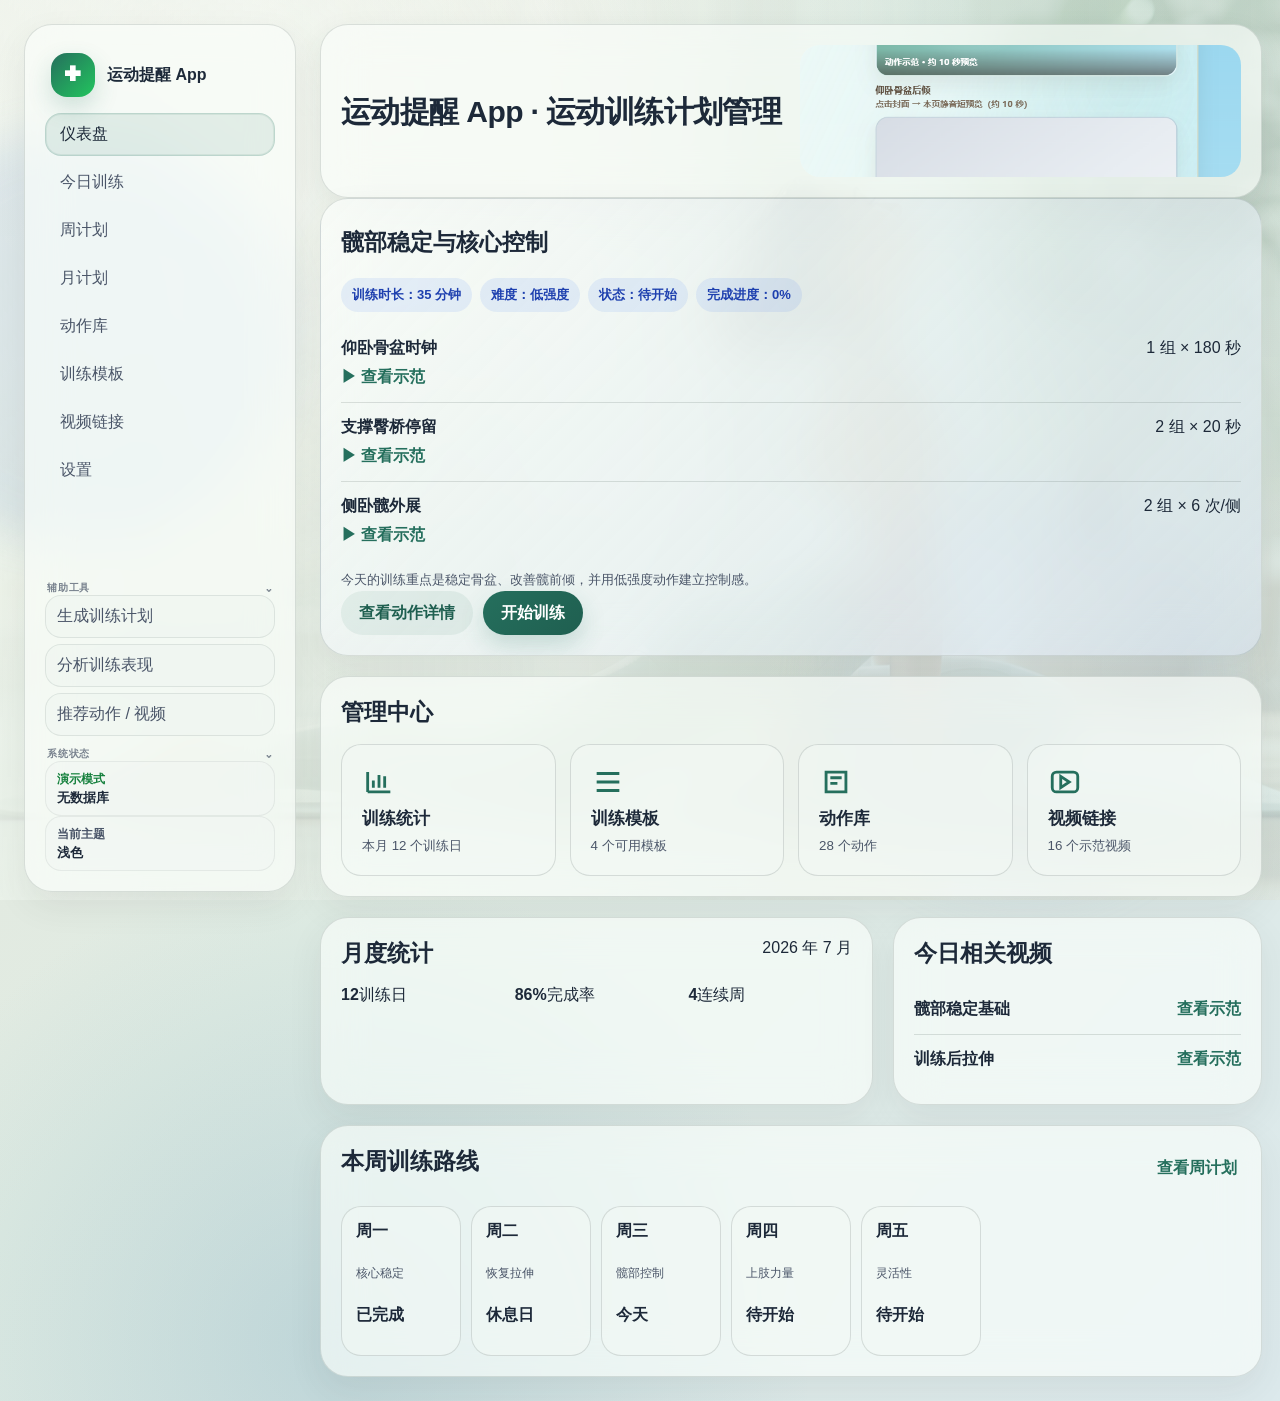
<file: frontend-review.html>
<!doctype html>
<html lang="zh-CN">
<head>
  <meta charset="utf-8" />
  <meta name="viewport" content="width=device-width, initial-scale=1" />
  <title>运动提醒 App｜前端审核版</title>
  <link rel="stylesheet" href="static/styles.css?v=20260713-welcome" />
  <style>
    /* Review build: no API, no database, deterministic demo data. */
    .review-shell{min-height:100vh}.review-page{display:none}.review-page.active{display:block}
    .review-dashboard{display:grid;gap:20px}.review-management{display:grid;grid-template-columns:repeat(4,minmax(0,1fr));gap:14px}
    .review-management article{padding:20px;border:1px solid var(--line);border-radius:var(--radius-lg);background:var(--panel-soft);min-height:132px;display:grid;align-content:space-between}
    .review-management svg{width:34px;height:34px;color:var(--primary)}.review-management strong{font-size:17px}.review-management small{color:var(--muted)}
    .review-actions{display:flex;flex-wrap:wrap;gap:10px}.review-list{display:grid;gap:0;margin:0;padding:0;list-style:none}.review-list li{display:grid;grid-template-columns:1fr auto;gap:8px;padding:14px 0;border-bottom:1px solid var(--line)}
    .review-list li:last-child{border-bottom:0}.review-video{color:var(--primary);font-weight:700;text-decoration:none}.review-note{margin:8px 0 0;color:var(--muted);font-size:13px}
    @media(max-width:959px){.review-management{grid-template-columns:repeat(2,minmax(0,1fr))}}@media(max-width:639px){.review-management{grid-template-columns:1fr}}
  </style>
</head>
<body class="theme-light" data-theme="light">
  <div class="fitness-background" aria-hidden="true"><span class="fitness-photo-bg"></span></div>
  <div class="ambient ambient-one"></div><div class="ambient ambient-two"></div>
  <div class="planner-shell review-shell">
    <aside class="sidebar" aria-label="主导航">
      <div class="brand-block"><span class="brand-mark" aria-hidden="true">✚</span><strong>运动提醒 App</strong></div>
      <nav class="nav-list" id="reviewNav">
        <button class="nav-item active" data-review-page="dashboard" type="button">仪表盘</button>
        <button class="nav-item" data-review-page="today" type="button">今日训练</button>
        <button class="nav-item" data-review-page="week" type="button">周计划</button>
        <button class="nav-item" data-review-page="month" type="button">月计划</button>
        <button class="nav-item" data-review-page="exercise" type="button">动作库</button>
        <button class="nav-item" data-review-page="templates" type="button">训练模板</button>
        <button class="nav-item" data-review-page="videos" type="button">视频链接</button>
        <button class="nav-item" data-review-page="settings" type="button">设置</button>
      </nav>
      <div class="sidebar-support"><details class="sidebar-collapse" open><summary>辅助工具</summary><div class="ai-panel"><button class="ai-button" type="button">生成训练计划</button><button class="ai-button" type="button">分析训练表现</button><button class="ai-button" type="button">推荐动作 / 视频</button></div></details><details class="sidebar-collapse" open><summary>系统状态</summary><div class="local-status"><span class="status-ok">演示模式</span><strong>无数据库</strong></div><div class="local-status"><span>当前主题</span><strong>浅色</strong></div></details></div>
    </aside>
    <main class="main-panel">
      <section class="review-page active" data-review-panel="dashboard">
        <header class="topbar glass-card" data-role="dashboard-welcome"><h1>运动提醒 App · 运动训练计划管理</h1><aside class="top-welcome" aria-label="欢迎回来"><img src="static/assets/welcome-sheep.png" alt="欢迎回来，WELCOME BACK" /></aside></header>
        <div class="review-dashboard">
          <article class="hero-card glass-card"><h2>髋部稳定与核心控制</h2><div class="hero-meta"><span>训练时长：35 分钟</span><span>难度：低强度</span><span>状态：待开始</span><span>完成进度：0%</span></div><ul class="review-list"><li><strong>仰卧骨盆时钟</strong><span>1 组 × 180 秒</span><a class="review-video" href="#videos">▶ 查看示范</a></li><li><strong>支撑臀桥停留</strong><span>2 组 × 20 秒</span><a class="review-video" href="#videos">▶ 查看示范</a></li><li><strong>侧卧髋外展</strong><span>2 组 × 6 次/侧</span><a class="review-video" href="#videos">▶ 查看示范</a></li></ul><p class="review-note">今天的训练重点是稳定骨盆、改善髋前倾，并用低强度动作建立控制感。</p><div class="review-actions"><button class="btn secondary" type="button">查看动作详情</button><button class="btn primary" type="button">开始训练</button></div></article>
          <section class="glass-card"><div class="section-head"><h2>管理中心</h2></div><div class="review-management"><article><svg viewBox="0 0 24 24" fill="none" stroke="currentColor" stroke-width="2"><path d="M4 19V5m0 14h16M8 16v-5m4 5V7m4 9v-8"/></svg><strong>训练统计</strong><small>本月 12 个训练日</small></article><article><svg viewBox="0 0 24 24" fill="none" stroke="currentColor" stroke-width="2"><path d="M4 6h16M4 12h16M4 18h16"/></svg><strong>训练模板</strong><small>4 个可用模板</small></article><article><svg viewBox="0 0 24 24" fill="none" stroke="currentColor" stroke-width="2"><path d="M5 5h14v14H5zM8 9h8M8 13h5"/></svg><strong>动作库</strong><small>28 个动作</small></article><article><svg viewBox="0 0 24 24" fill="none" stroke="currentColor" stroke-width="2"><path d="m9 8 6 4-6 4V8Z"/><rect x="3" y="5" width="18" height="14" rx="3"/></svg><strong>视频链接</strong><small>16 个示范视频</small></article></div></section>
          <div class="two-column"><section class="glass-card compact-card"><div class="section-head"><h2>月度统计</h2><span>2026 年 7 月</span></div><div class="metric-grid"><div><strong>12</strong><span>训练日</span></div><div><strong>86%</strong><span>完成率</span></div><div><strong>4</strong><span>连续周</span></div></div></section><section class="glass-card compact-card"><div class="section-head"><h2>今日相关视频</h2></div><ul class="review-list"><li><strong>髋部稳定基础</strong><a class="review-video" href="#videos">查看示范</a></li><li><strong>训练后拉伸</strong><a class="review-video" href="#videos">查看示范</a></li></ul></section></div>
          <section class="glass-card"><div class="section-head"><h2>本周训练路线</h2><button class="text-btn" type="button" data-review-page-link="week">查看周计划</button></div><div class="week-route"><div class="week-card"><strong>周一</strong><span>核心稳定</span><b>已完成</b></div><div class="week-card"><strong>周二</strong><span>恢复拉伸</span><b>休息日</b></div><div class="week-card"><strong>周三</strong><span>髋部控制</span><b>今天</b></div><div class="week-card"><strong>周四</strong><span>上肢力量</span><b>待开始</b></div><div class="week-card"><strong>周五</strong><span>灵活性</span><b>待开始</b></div></div></section>
        </div>
      </section>
      <section class="review-page" data-review-panel="today"><section class="glass-card"><h2>今日训练</h2><p>当前为前端演示数据，页面不连接数据库。</p><button class="btn primary" type="button">开始训练</button></section></section>
      <section class="review-page" data-review-panel="week"><section class="glass-card"><h2>周计划</h2><div class="week-route"><div class="week-card"><strong>周一</strong><span>核心稳定</span></div><div class="week-card"><strong>周三</strong><span>髋部控制</span></div><div class="week-card"><strong>周五</strong><span>灵活性</span></div></div></section></section>
      <section class="review-page" data-review-panel="month"><section class="glass-card"><h2>月计划</h2><div class="calendar-grid"><div>一</div><div>二</div><div>三</div><div>四</div><div>五</div><div>六</div><div>日</div><div>1</div><div>2</div><div>3</div><div>4</div><div>5</div><div>6</div><div>7</div></div></section></section>
      <section class="review-page" data-review-panel="exercise"><section class="glass-card"><h2>动作库</h2><div class="template-grid"><article class="data-card"><strong>仰卧骨盆时钟</strong><span>核心稳定</span></article><article class="data-card"><strong>支撑臀桥停留</strong><span>臀腿激活</span></article><article class="data-card"><strong>侧卧髋外展</strong><span>髋部控制</span></article></div></section></section>
      <section class="review-page" data-review-panel="templates"><section class="glass-card"><h2>训练模板</h2><div class="template-grid"><article class="template-card"><h3>髋部稳定与核心控制</h3><p>35 分钟 · 低强度</p><button class="btn secondary" type="button">查看模板</button></article><article class="template-card"><h3>恢复拉伸</h3><p>20 分钟 · 恢复</p><button class="btn secondary" type="button">查看模板</button></article></div></section></section>
      <section class="review-page" data-review-panel="videos"><section class="glass-card"><h2>视频链接</h2><ul class="review-list"><li><strong>髋部稳定基础</strong><a class="review-video" href="#">▶ 查看示范</a></li><li><strong>训练后拉伸</strong><a class="review-video" href="#">▶ 查看示范</a></li></ul></section></section>
      <section class="review-page" data-review-panel="settings"><section class="glass-card"><h2>设置</h2><p>当前为前端审核版，所有操作均为演示，不会写入数据库。</p><button class="btn secondary" id="themeToggle" type="button">切换深色主题</button></section></section>
    </main>
  </div>
  <script>
    (() => {
      const buttons = [...document.querySelectorAll('[data-review-page]')];
      const panels = [...document.querySelectorAll('[data-review-panel]')];
      const show = (name) => { panels.forEach((p) => p.classList.toggle('active', p.dataset.reviewPanel === name)); buttons.forEach((b) => b.classList.toggle('active', b.dataset.reviewPage === name)); window.scrollTo({top:0,behavior:'smooth'}); };
      buttons.forEach((b) => b.addEventListener('click', () => show(b.dataset.reviewPage)));
      document.querySelectorAll('[data-review-page-link]').forEach((b) => b.addEventListener('click', () => show(b.dataset.reviewPageLink)));
      document.getElementById('themeToggle')?.addEventListener('click', () => { const dark = document.body.dataset.theme === 'dark'; document.body.dataset.theme = dark ? 'light' : 'dark'; document.body.classList.toggle('theme-dark', !dark); document.body.classList.toggle('theme-light', dark); });
    })();
  </script>
</body>
</html>
</file>
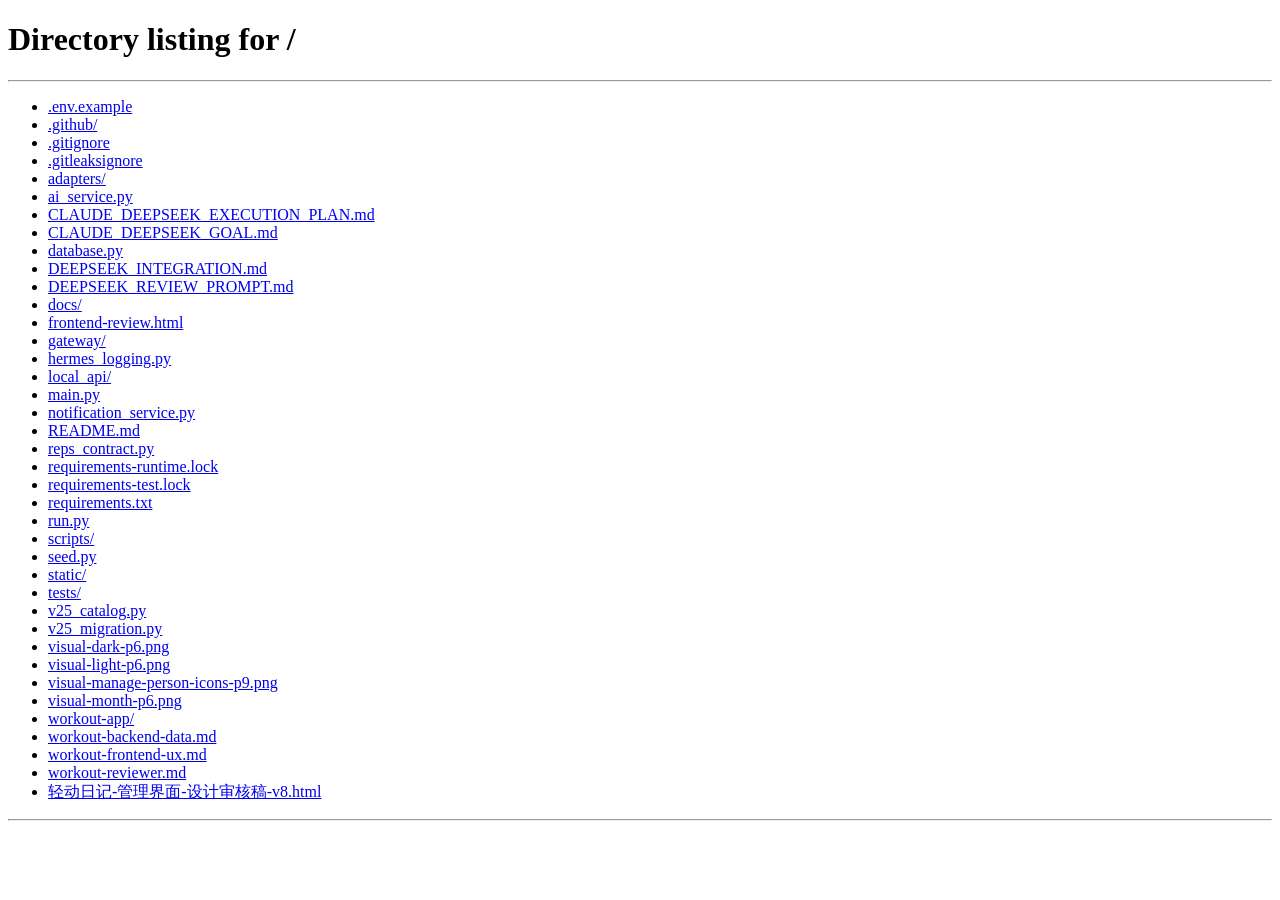
<file: static/dashboard.html>
<!doctype html>
<html lang="zh-CN">
<head>
  <meta charset="utf-8" />
  <meta name="viewport" content="width=device-width, initial-scale=1" />
  <title>运动提醒系统 v3.1｜Dashboard</title>
  <meta http-equiv="refresh" content="0; url=/" />
</head>
<body>
  <main>
    <h1>Dashboard</h1>
    <p>跳转到主应用仪表盘…</p>
  </main>
</body>
</html>
</file>
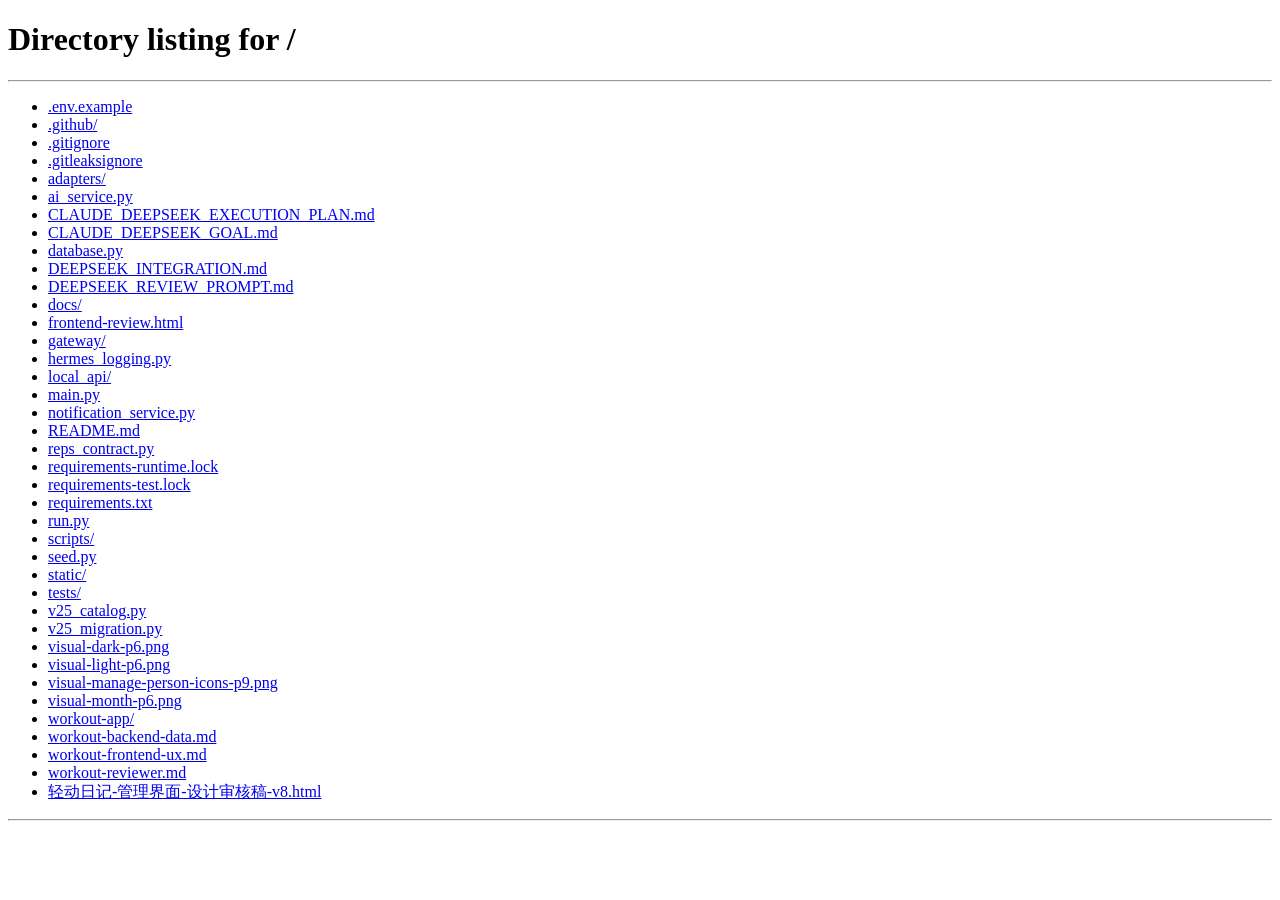
<file: static/exercises.html>
<!doctype html>
<html lang="zh-CN">
<head>
  <meta charset="utf-8" />
  <meta name="viewport" content="width=device-width, initial-scale=1" />
  <title>运动提醒系统 v3.1｜Exercises</title>
  <meta http-equiv="refresh" content="0; url=/#exerciseLibrary" />
</head>
<body>
  <main>
    <h1>Exercises</h1>
    <p>跳转到动作库…</p>
  </main>
</body>
</html>
</file>
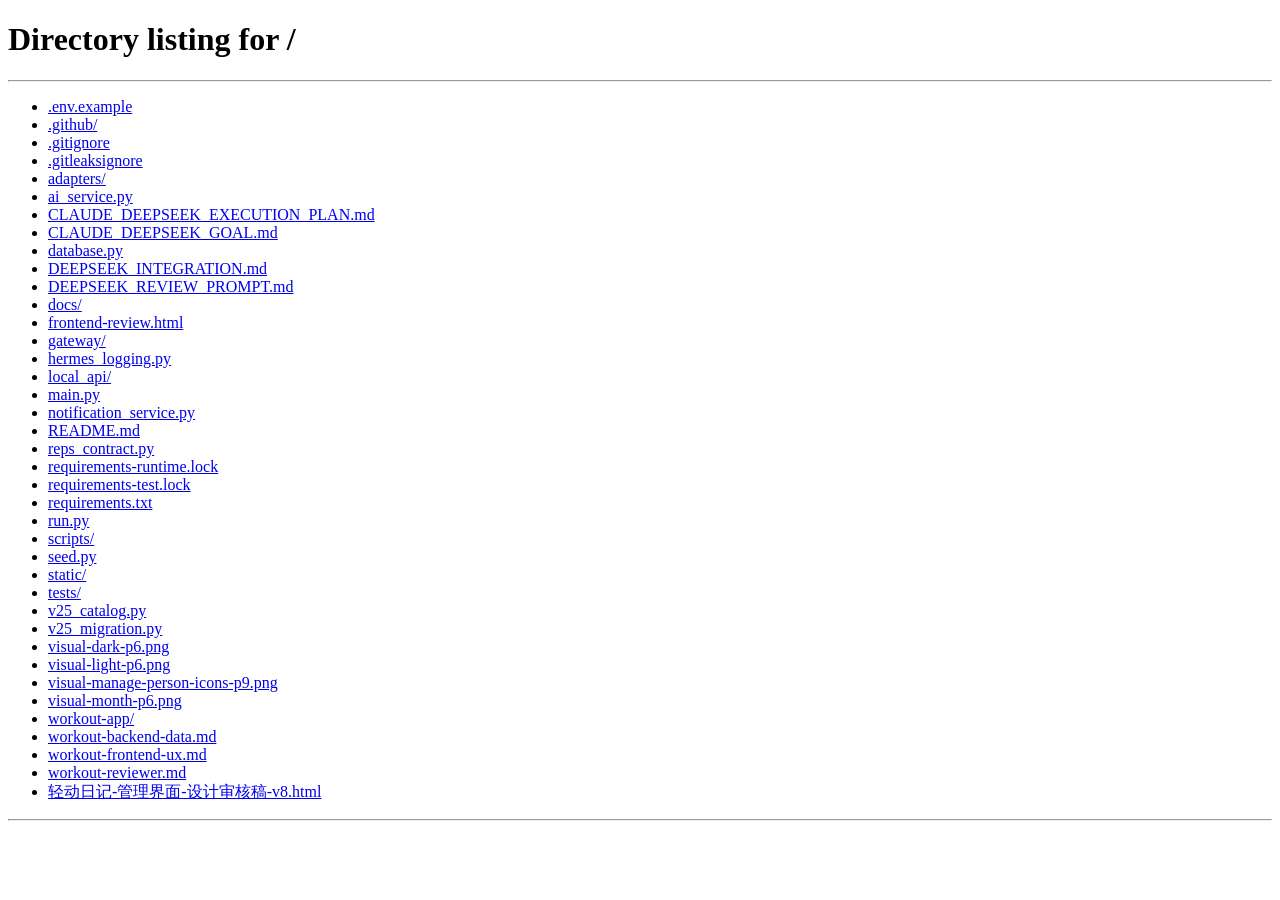
<file: static/plans.html>
<!doctype html>
<html lang="zh-CN">
<head>
  <meta charset="utf-8" />
  <meta name="viewport" content="width=device-width, initial-scale=1" />
  <title>运动提醒系统 v3.1｜Plans</title>
  <meta http-equiv="refresh" content="0; url=/#month" />
</head>
<body>
  <main>
    <h1>Plans</h1>
    <p>跳转到计划页面…</p>
  </main>
</body>
</html>
</file>
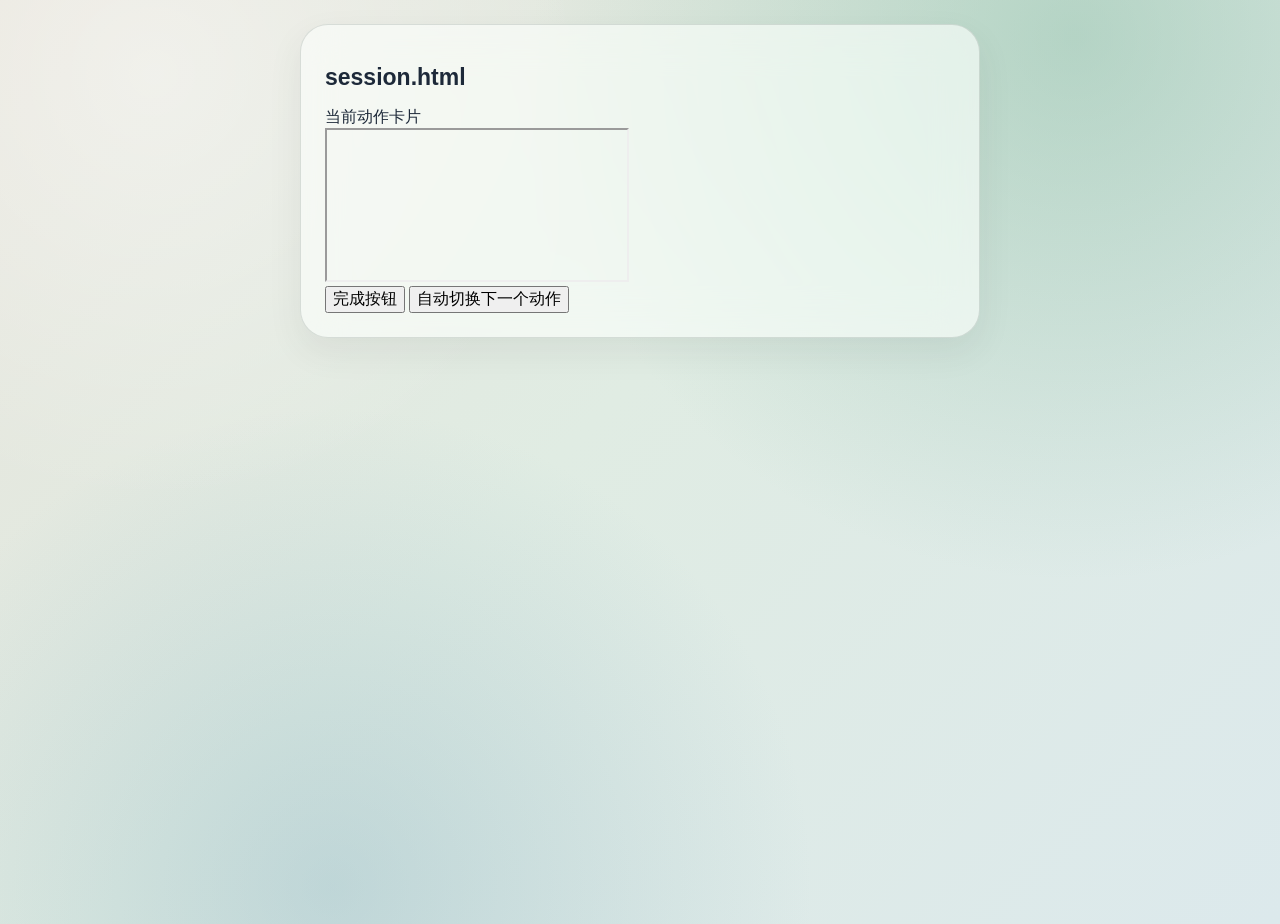
<file: static/session.html>
<!doctype html>
<html lang="zh-CN">
<head>
  <meta charset="utf-8" />
  <meta name="viewport" content="width=device-width, initial-scale=1" />
  <title>运动提醒系统 v3.1｜Session</title>
  <link rel="stylesheet" href="/static/styles.css?v=20260619-ui-v3.2" />
</head>
<body>
  <main class="glass-card" style="max-width:680px;margin:24px auto;padding:24px">
    <h1 style="font-size:var(--font-h2)">session.html</h1>
    <section id="currentExerciseCard">当前动作卡片</section>
    <iframe id="bilibiliPlayer" title="Bilibili 视频 iframe" src="about:blank"></iframe>
    <div id="sessionProgressBar" role="progressbar" aria-label="训练进度"></div>
    <button id="completeExerciseButton" type="button">完成按钮</button>
    <button id="autoNextExercise" type="button">自动切换下一个动作</button>
  </main>
</body>
</html>
</file>
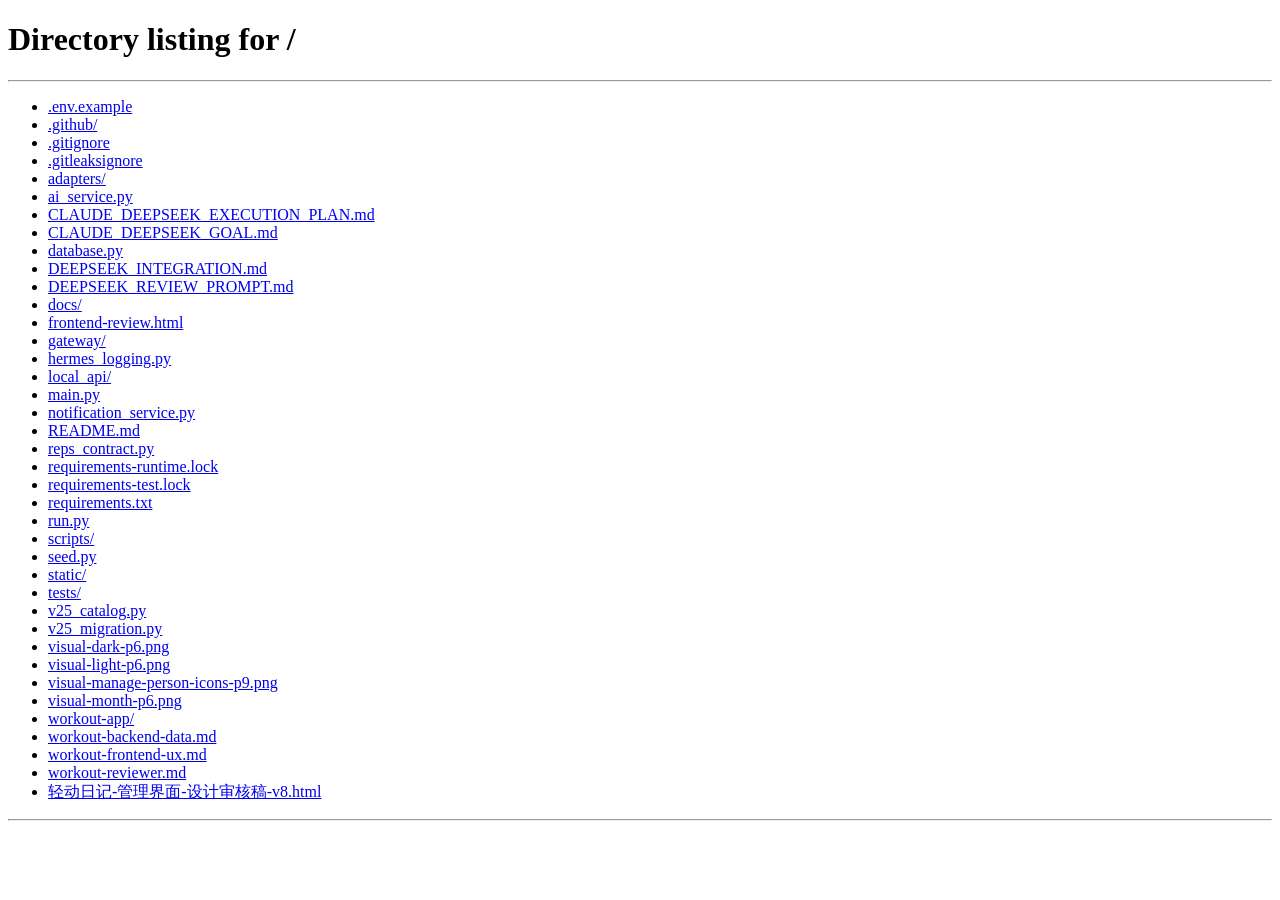
<file: static/stats.html>
<!doctype html>
<html lang="zh-CN">
<head>
  <meta charset="utf-8" />
  <meta name="viewport" content="width=device-width, initial-scale=1" />
  <title>运动提醒系统 v3.1｜Stats</title>
  <meta http-equiv="refresh" content="0; url=/#dashboard" />
</head>
<body>
  <main>
    <h1>Stats</h1>
    <p>跳转到统计页…</p>
  </main>
</body>
</html>
</file>
<file: static/styles.css>
:root {
  color-scheme: light;
  --bg: #e8ece6;
  --bg-overlay:
    radial-gradient(circle at 12% 8%, rgba(255, 255, 255, .42), transparent 27rem),
    radial-gradient(circle at 84% 4%, rgba(120, 178, 154, .42), transparent 34rem),
    radial-gradient(circle at 26% 96%, rgba(128, 172, 190, .34), transparent 30rem),
    linear-gradient(135deg, #e8e5dc 0%, #e0ece3 46%, #dce9ec 100%);
  --panel: rgba(250, 253, 250, 0.66);
  --panel-strong: rgba(250, 253, 250, 0.76);
  --panel-soft: rgba(242, 248, 244, 0.52);
  --text: #1d2939;
  --muted: #4a5568;
  --line: rgba(95, 111, 106, 0.20);
  --primary: #256f5d;
  --primary-dark: #1f5f50;
  --green: #15803d;
  --orange: #ea580c;
  --red: #dc2626;
  --purple: #7c3aed;
  --rest: #94a3b8;
  --content-max-width: 1200px;

  --radius-sm: 12px;
  --radius-md: 16px;
  --radius-lg: 20px;
  --radius-xl: 28px;
  --radius-pill: 999px;

  --shadow-none: 0 0 0 0 transparent;
  --shadow-normal: 0 14px 34px rgba(60, 69, 66, 0.08);
  --shadow-raised: 0 20px 44px rgba(54, 64, 60, 0.13);
  --shadow-sticky: 0 12px 30px rgba(60, 69, 66, 0.09);
  --shadow-brand: 0 10px 24px rgba(37, 111, 93, 0.20);

  --motion-fast: 180ms;
  --motion-normal: 200ms;
  --ease-out: cubic-bezier(0.16, 1, 0.3, 1);

  --font-h1: 30px;
  --font-h2: 23px;
  --font-h3: 18px;
  --font-body: 14px;
  --font-caption: 12px;
  --font-metric: 30px;

  --card-padding: 22px;
  --card-padding-sm: 16px;
  --card-padding-lg: 28px;

  --card-gap: 16px;
  --section-gap: 20px;
  --stack-gap: 14px;

  --btn-height-sm: 30px;
  --btn-height-md: 38px;
  --btn-height-lg: 44px;
  --btn-padding-x: 18px;
  --btn-primary-bg: linear-gradient(135deg, #256f5d, #1f5f50);
  --btn-primary-text: #ffffff;
  --btn-secondary-bg: rgba(37, 111, 93, 0.08);
  --btn-secondary-text: #1f5f50;

  --bp-desktop: 1200px;
  --bp-tablet: 960px;
  --bp-mobile: 640px;

  --radius-xl-new: var(--radius-xl);
  --space-1: 4px;
  --space-2: 8px;
  --space-3: 12px;
  --space-4: 16px;
  --space-6: 24px;
  --space-8: 32px;
  --shadow: var(--shadow-raised);
  --shadow-soft: var(--shadow-normal);
}

body[data-theme='dark'] {
  color-scheme: dark;
  --bg: #172033;
  --bg-overlay:
    radial-gradient(circle at 18% 4%, rgba(125, 211, 252, .26), transparent 32rem),
    radial-gradient(circle at 80% 0%, rgba(167, 139, 250, .30), transparent 34rem),
    radial-gradient(circle at 44% 92%, rgba(45, 212, 191, .17), transparent 30rem),
    linear-gradient(135deg, #141b31 0%, #1e2a4a 48%, #15243b 100%);
  --panel: rgba(24, 34, 53, 0.74);
  --panel-strong: rgba(31, 43, 66, 0.84);
  --panel-soft: rgba(49, 62, 88, 0.62);
  --text: #f1f5ff;
  --muted: #b6c3dc;
  --line: rgba(199, 210, 254, 0.18);
  --primary: #22c7a9;
  --primary-dark: #5eead4;
  --green: #22c55e;
  --orange: #fb923c;
  --red: #dc2626;
  --purple: #7c3aed;
  --rest: #6b7280;
  --shadow-normal: 0 10px 28px rgba(3, 7, 18, 0.28);
  --shadow-raised: 0 16px 34px rgba(3, 7, 18, 0.34);
  --shadow-sticky: 0 12px 30px rgba(3, 7, 18, 0.30);
  --shadow-brand: 0 8px 22px rgba(34, 199, 169, 0.22);
  --btn-primary-bg: linear-gradient(135deg, #20b89f, #167fbb);
  --btn-primary-text: #f0fdf4;
  --btn-secondary-bg: rgba(255, 255, 255, 0.08);
  --btn-secondary-text: #d1d5db;
}

/* ── 深色模式组件级覆盖 ────────────────── */
body[data-theme='dark'] .ambient-one { background: rgba(5, 150, 105, 0.15); }
body[data-theme='dark'] .ambient-two { background: rgba(100, 116, 139, 0.10); }
body[data-theme='dark'] .status-pill.pending { background: rgba(148,163,184,.18); color: #cbd5e1; }
body[data-theme='dark'] .status-pill.ok { background: rgba(5,150,105,.18); color: #6ee7b7; }
body[data-theme='dark'] .status-pill.warn { background: rgba(217,119,6,.18); color: #fbbf24; }
body[data-theme='dark'] .session-list li.active { background: rgba(5,150,105,.16); border-color: rgba(5,150,105,.35); }
body[data-theme='dark'] .hero-meta span, body[data-theme='dark'] .rest-suggestions span, body[data-theme='dark'] .legend { background: rgba(255,255,255,.08); color: #d1d5db; }
body[data-theme='dark'] .week-card.today { background: linear-gradient(135deg, rgba(5,150,105,.14), var(--panel-strong)); }
body[data-theme='dark'] .week-card.rest { color: #6b7280; }
body[data-theme='dark'] .calendar-day.training { border-color: rgba(5,150,105,.35); }
body[data-theme='dark'] .week-card.training { box-shadow: inset 0 0 0 1px rgba(5,150,105,.3); }
body[data-theme='dark'] .calendar-day.today { background: rgba(5,150,105,.18); border-color: rgba(5,150,105,.40); }
body[data-theme='dark'] .calendar-day.completed { background: rgba(5,150,105,.10); border-color: rgba(5,150,105,.28); }
body[data-theme='dark'] .week-card.completed { background: rgba(5,150,105,.07); border-color: rgba(5,150,105,.22); }
body[data-theme='dark'] .set-badge.set-complete { background: rgba(5,150,105,.18); color: #6ee7b7; }
body[data-theme='dark'] .modal::backdrop { background: rgba(0,0,0,.55); backdrop-filter: blur(5px); }
body[data-theme='dark'] .btn.warning { color: #fbbf24; background: rgba(217,119,6,.16); }
body[data-theme='dark'] .btn.danger { color: #fca5a5; background: rgba(220,38,38,.16); }
body[data-theme='dark'] .hero-card { background: linear-gradient(135deg, var(--panel-strong), rgba(39, 44, 52, 0.85)); }
body[data-theme='dark'] pre { background: #1a1f26; color: #d1d5db; }
body[data-theme='dark'] .exercise-note,
body[data-theme='dark'] .exercise-note-inline,
body[data-theme='dark'] .template-note-list { color: #cbd5e1; }
body[data-theme='dark'] .benefit-text,
body[data-theme='dark'] .benefit-line { color: #94a3b8; }
body[data-theme='dark'] .sidebar-support { border-top: 1px solid rgba(148,163,184,.08); }
body[data-theme='dark'] .sidebar-collapse summary { color: #7f8a99; }
body[data-theme='dark'] .ai-button,
body[data-theme='dark'] .local-status { background: rgba(255,255,255,.035); border-color: rgba(148,163,184,.10); }
body[data-theme='dark'] .ai-button:hover { background: rgba(5,150,105,.09); border-color: rgba(5,150,105,.18); color: #8ce7c6; }
body[data-theme='dark'] .manage-card {
  background:
    linear-gradient(180deg, rgba(28,35,43,.98), rgba(20,26,33,.96));
  border-color: rgba(148,163,184,.13);
  box-shadow: 0 14px 32px rgba(0,0,0,.30);
}
body[data-theme='dark'] .manage-card:hover {
  border-color: rgba(94,234,212,.34);
  box-shadow: 0 18px 40px rgba(0,0,0,.44);
}
body[data-theme='dark'] .manage-bg-layer {
  opacity: .025;
  filter: blur(5px) brightness(.72) contrast(.58) saturate(.5);
}
body[data-theme='dark'] .manage-overlay-layer {
  background:
    radial-gradient(circle at 50% 27%, var(--manage-tint, rgba(5,150,105,.10)), transparent 36%),
    linear-gradient(180deg, rgba(255,255,255,.026), rgba(255,255,255,0) 46%, rgba(0,0,0,.10));
}
body[data-theme='dark'] .manage-icon-layer {
  background: radial-gradient(circle at center, var(--manage-tint, rgba(5,150,105,.14)), transparent 58%);
}
body[data-theme='dark'] .manage-icon {
  background: var(--manage-icon-bg, linear-gradient(145deg, #ffd34f 0%, #ff9f1c 58%, #ff4d72 100%));
  color: #111827;
  box-shadow: inset 0 0 0 1px rgba(255,255,255,.18), 0 14px 28px rgba(0,0,0,.30);
}
body[data-theme='dark'] .manage-stat { background: rgba(5,150,105,.12); color: #6ee7b7; }
body[data-theme='dark'] .manage-card[data-tone='green'] { --manage-tint: rgba(20,184,166,.14); }
body[data-theme='dark'] .manage-card[data-tone='orange'] { --manage-tint: rgba(245,158,11,.10); }
body[data-theme='dark'] .manage-card[data-tone='mint'] { --manage-tint: rgba(52,211,153,.12); }
body[data-theme='dark'] .manage-card[data-tone='violet'] { --manage-tint: rgba(139,92,246,.11); }
body[data-theme='dark'] .exercise-note { background: rgba(255,255,255,.04); border-color: rgba(255,255,255,.06); }
body[data-theme='dark'] .calendar-day.today { color: #e8edf4; }
body[data-theme='dark'] .section-head h2 { color: var(--text); }
body[data-theme='dark'] .manage-card p { color: var(--muted); }
body[data-theme='dark'] .chart-card { background: rgba(31,39,48,.78); border-color: rgba(148,163,184,.12); box-shadow: inset 0 1px 0 rgba(255,255,255,.03); }
body[data-theme='dark'] .chart-card:hover { background: rgba(38,48,58,.86); border-color: rgba(94,234,212,.24); box-shadow: 0 16px 32px rgba(0,0,0,.32); }
body[data-theme='dark'] .chart-icon { color: #6ee7b7; background: rgba(5,150,105,.14); box-shadow: inset 0 0 0 1px rgba(110,231,183,.12); }
body[data-theme='dark'] .chart-bar { background: rgba(148,163,184,.12); }
body[data-theme='dark'] .line-grid { stroke: rgba(148,163,184,.11); }
body[data-theme='dark'] .line-area { fill: rgba(94,234,212,.10); }
body[data-theme='dark'] .line-path { stroke: #5eead4; }
body[data-theme='dark'] .line-end { fill: #5eead4; stroke: #1f2933; }
body[data-theme='dark'] .monthly-trend-panel { background: rgba(31,39,48,.78); border-color: rgba(148,163,184,.12); }
body[data-theme='dark'] .overall-gauge-top span { background: rgba(199,210,254,.12); color: #e0e7ff; box-shadow: none; }
body[data-theme='dark'] .overall-gauge text { fill: rgba(203,213,225,.62); }
body[data-theme='dark'] .gauge-track { stroke: rgba(203,213,225,.14); }
body[data-theme='dark'] .nav-item:hover { background: rgba(5,150,105,.12); }
body[data-theme='dark'] .nav-item.active { background: rgba(5,150,105,.15); box-shadow: inset 0 0 0 1px rgba(5,150,105,.25); }
body[data-theme='dark'] .calendar-day:hover { border-color: var(--primary); background: rgba(39,44,52,0.95); }
body[data-theme='dark'] .ai-button:hover { background: rgba(5,150,105,.10); color: #6ee7b7; }

* { box-sizing: border-box; }
html { scroll-behavior: smooth; }
body {
  margin: 0;
  min-height: 100vh;
  overflow-x: hidden;
  color: var(--text);
  font-family: "PingFang SC", -apple-system, BlinkMacSystemFont, "SF Pro Text", "SF Pro Display", "Microsoft YaHei", sans-serif;
  background: var(--bg-overlay), var(--bg);
}

.fitness-background {
  position: fixed;
  inset: 0;
  z-index: 0;
  overflow: hidden;
  pointer-events: none;
}

.fitness-background::after {
  content: "";
  position: absolute;
  inset: 0;
  z-index: 1;
  background:
    linear-gradient(90deg, rgba(237,244,235,.66), rgba(237,244,235,.34) 42%, rgba(222,239,235,.18)),
    radial-gradient(circle at 18% 18%, rgba(255,255,255,.46), transparent 30rem),
    linear-gradient(180deg, rgba(247,250,244,.26), rgba(214,232,222,.18));
}

.fitness-photo-bg {
  position: absolute;
  z-index: 0;
  inset: -2vh -2vw;
  opacity: .25;
  filter: saturate(.92) contrast(.94) brightness(1.04);
  background-image: url("/static/assets/fitness-photo-bg.png");
  background-repeat: no-repeat;
  background-position: center right;
  background-size: cover;
}

body.theme-dark .fitness-background::after,
body[data-theme='dark'] .fitness-background::after {
  background:
    radial-gradient(circle at 16% 10%, rgba(125,211,252,.30), transparent 28rem),
    radial-gradient(circle at 82% 2%, rgba(167,139,250,.34), transparent 34rem),
    linear-gradient(90deg, rgba(15,23,42,.72), rgba(30,41,76,.54) 48%, rgba(22,34,58,.64)),
    linear-gradient(180deg, rgba(45,212,191,.08), rgba(3,7,18,.12));
}
body.theme-dark .fitness-photo-bg,
body[data-theme='dark'] .fitness-photo-bg {
  opacity: .22;
  filter: saturate(.72) contrast(.78) brightness(.72);
}

button, input, select, textarea { font: inherit; }
button { cursor: pointer; }
a { color: inherit; }

:focus-visible { outline: 2px solid var(--primary); outline-offset: 2px; border-radius: var(--radius-sm); }
.btn:focus-visible, .ghost-btn:focus-visible, .text-btn:focus-visible, .nav-item:focus-visible, .theme-option:focus-visible, .manage-card:focus-visible { outline-offset: 2px; border-radius: var(--radius-pill); }
input:focus-visible, select:focus-visible, textarea:focus-visible { outline-offset: 0; border-color: var(--primary); }

.ambient { position: fixed; z-index: 0; width: 26rem; height: 26rem; border-radius: 999px; filter: blur(22px); opacity: .18; pointer-events: none; }
.ambient-one { left: -8rem; top: 8rem; background: rgba(125, 162, 216, 0.88); }
.ambient-two { right: 3rem; bottom: 0; background: rgba(173, 189, 217, 0.72); }

.planner-shell { position: relative; z-index: 1; display: grid; grid-template-columns: 272px minmax(0, 1fr); gap: 24px; width: min(1600px, calc(100vw - 48px)); margin: 24px auto; align-items: start; }
.sidebar, .glass-card {
  background: var(--panel);
  border: 1px solid var(--line);
  box-shadow: var(--shadow-normal);
  backdrop-filter: blur(22px) saturate(132%);
}
.sidebar { position: sticky; top: 16px; height: calc(100vh - 32px); display: flex; flex-direction: column; padding: 20px; border-radius: var(--radius-xl); overflow-y: auto; scrollbar-width: thin; }
.brand-block { display: flex; gap: 12px; align-items: center; padding: 8px 6px 16px; }
.brand-mark { display: grid; place-items: center; width: 44px; height: 44px; border-radius: var(--radius-md); color: #fff; font-weight: 800; background: linear-gradient(135deg, var(--primary), #22c55e); box-shadow: var(--shadow-brand); }
.brand-block strong { display: block; font-size: 16px; }
.brand-block small, .local-status small, .eyebrow, .section-head p { color: var(--muted); }
.nav-list { display: grid; gap: 5px; }
.nav-item { border: 1px solid transparent; text-align: left; padding: 10px 14px; border-radius: var(--radius-md); color: var(--muted); background: transparent; transition: transform var(--motion-fast) var(--ease-out), opacity var(--motion-fast) var(--ease-out), background var(--motion-fast) var(--ease-out), box-shadow var(--motion-fast) var(--ease-out), border-color var(--motion-fast) var(--ease-out); }
.nav-item:hover { color: var(--text); background: rgba(37, 111, 93, .07); border-color: rgba(37,111,93,.08); transform: translateX(2px); }
.nav-item:active { transform: translateX(1px) scale(.98); }
.nav-item.active { color: var(--text); background: rgba(37, 111, 93, .10); border-color: rgba(37,111,93,.18); box-shadow: inset 0 0 0 1px rgba(37,111,93,.08); }
.sidebar-support { margin-top: auto; display: grid; gap: 8px; padding-top: 10px; }
.sidebar-collapse { display: grid; gap: 6px; }
.sidebar-collapse summary { margin: 3px 2px 0; color: var(--muted); font-size: 10px; font-weight: 800; letter-spacing: .08em; text-transform: uppercase; opacity: .72; cursor: pointer; list-style: none; display: flex; align-items: center; justify-content: space-between; }
.sidebar-collapse summary::-webkit-details-marker { display: none; }
.sidebar-collapse summary::after { content: "⌄"; font-size: 13px; line-height: 1; transition: transform var(--motion-fast) var(--ease-out); }
.sidebar-collapse:not([open]) summary::after { transform: rotate(-90deg); }
.ai-panel { display: grid; gap: 6px; }
.ai-button { border: 1px solid rgba(95,111,106,.14); border-radius: var(--radius-md); background: rgba(238,243,240,.46); color: var(--muted); padding: 10px 11px; text-align: left; transition: transform var(--motion-fast) var(--ease-out), background var(--motion-fast) var(--ease-out), border-color var(--motion-fast) var(--ease-out), color var(--motion-fast) var(--ease-out); }
.ai-button:hover { background: rgba(37, 111, 93, 0.07); border-color: rgba(37,111,93,.16); color: var(--primary-dark); transform: translateX(2px); }
.ai-button strong, .local-status strong { font-size: 13px; line-height: 1.25; }
.local-status { padding: 9px 11px; border-radius: var(--radius-md); background: rgba(238,243,240,.42); border: 1px solid rgba(95,111,106,.10); display: grid; gap: 2px; }
.theme-status-card { margin-top: 0; }
.local-status span { color: var(--muted); font-size: 12px; font-weight: 700; }
.local-status small { line-height: 1.35; }

.main-panel { display: grid; gap: 24px; min-width: 0; max-width: var(--content-max-width); width: 100%; justify-self: center; }
/* ── 全局导航栏（所有页面共享，非页面 header） ──────────── */
.topbar {
  display: grid; grid-template-columns: minmax(430px, 1fr) minmax(420px, 1fr);
  align-items: stretch;
  gap: 18px;
  padding: 16px var(--card-padding);
  border-radius: var(--radius-xl);
  box-shadow: var(--shadow-sticky);
  max-width: var(--content-max-width);
  width: 100%;
  justify-self: center;
}
.topbar h1 { align-self: center; margin: 0; font-size: var(--font-h1); font-weight: 700; letter-spacing: -.02em; line-height: 1.3; }
.eyebrow { margin: 0 0 4px; font-size: var(--font-caption); font-weight: 700; letter-spacing: 0.06em; text-transform: uppercase; }
.button-row, .toolbar, .card-actions, .session-actions, .settings-actions, .page-header-actions { display: flex; flex-wrap: wrap; gap: 10px; align-items: center; }
.top-welcome { min-width: 0; overflow: hidden; border-radius: var(--radius-lg); }
.top-welcome img { display: block; width: 100%; height: 132px; object-fit: cover; object-position: center; }

.btn, .ghost-btn, .text-btn { border: 0; border-radius: var(--radius-pill); padding: 10px 18px; min-height: 44px; font-weight: 700; text-decoration: none; display: inline-flex; align-items: center; justify-content: center; gap: 6px; transition: opacity var(--motion-fast) var(--ease-out), background var(--motion-fast) var(--ease-out), border-color var(--motion-fast) var(--ease-out); }
.btn:hover { opacity: .94; }
.btn:active { transform: translateY(0) scale(.97); }
.btn.primary { color: var(--btn-primary-text); background: var(--btn-primary-bg); box-shadow: var(--shadow-brand); }
.btn.primary:hover { box-shadow: var(--shadow-brand), 0 0 0 1px rgba(255,255,255,.08); }
.btn.secondary { color: var(--btn-secondary-text); background: var(--btn-secondary-bg); }
.btn.secondary:hover { box-shadow: 0 4px 12px rgba(0,0,0,.06); }
.btn.warning { color: #9a3412; background: rgba(249,115,22,.12); }
.btn.danger { color: #991b1b; background: rgba(220,38,38,.12); }
.btn.disabled, .btn:disabled, .btn.loading, .ghost-btn:disabled { opacity: .46; cursor: not-allowed; transform: none !important; pointer-events: none; }
.btn.mini { padding: 8px 14px; min-height: 44px; font-size: 13px; }
.ghost-btn { color: var(--muted); background: var(--panel-strong); border: 1px solid var(--line); }
.ghost-btn:hover { background: var(--panel-soft); border-color: var(--primary); color: var(--primary); }
.text-btn { color: var(--primary); background: transparent; padding-inline: 4px; }
.text-btn:hover { opacity: .8; }
.status-pill { padding: 9px 12px; border-radius: 999px; font-weight: 800; font-size: 13px; }
.status-pill.pending { background: rgba(148,163,184,.18); color: #475569; }
.status-pill.ok { background: rgba(22,163,74,.14); color: #15803d; }
.status-pill.warn { background: rgba(249,115,22,.14); color: #c2410c; }

.page { display: none; max-width: var(--content-max-width); width: 100%; justify-self: center; }
.page.active { display: block; }
.page.active > .two-column, .page.active > .glass-card, .page.active > section { margin-bottom: 0; }
.page.active > * + * { margin-top: var(--section-gap); }
.dashboard-grid { display: grid; grid-template-columns: 1fr; gap: 20px; align-items: stretch; }
.glass-card { border-radius: var(--radius-xl); padding: 20px; }
.hero-card { min-height: 280px; display: flex; flex-direction: column; justify-content: center; background: linear-gradient(135deg, var(--panel-strong), rgba(221, 231, 246, .52)); box-shadow: var(--shadow-normal); overflow: hidden; }
.hero-card h2, .current-exercise h3 { margin: 8px 0; font-size: var(--font-h2); letter-spacing: 0; }
.hero-card p { max-width: 760px; color: var(--muted); line-height: 1.8; }
.hero-meta { display: flex; flex-wrap: wrap; gap: 8px; margin: 12px 0; }
.hero-meta span, .rest-suggestions span, .legend { padding: 8px 11px; border-radius: var(--radius-pill); background: rgba(37,99,235,.09); color: #1e40af; font-weight: 700; font-size: 13px; }
.stack { display: grid; gap: 20px; }
.dashboard-grid .stack { grid-template-columns: repeat(2, 1fr); }
.compact-card { min-height: 0; }
.wide-card { grid-column: 1 / -1; }
.two-column { display: grid; grid-template-columns: minmax(0, 1.2fr) minmax(320px, .8fr); gap: 20px; }
/* ── 页面专属标题栏（仅对该页面生效） ───────────────────── */
.compact-header { display: flex; justify-content: space-between; align-items: center; gap: 16px; padding-block: 18px; }
.compact-header h2 { margin: 0; font-size: 24px; }
.compact-header p { margin: 6px 0 0; color: var(--muted); }
.theme-switcher { display: flex; flex-wrap: wrap; gap: 10px; }
.theme-option { border: 1px solid var(--line); background: var(--panel-soft); color: var(--text); border-radius: 999px; padding: 10px 16px; font-weight: 700; cursor: pointer; transition: transform var(--motion-fast) var(--ease-out), background var(--motion-fast) var(--ease-out), box-shadow var(--motion-fast) var(--ease-out); }
.theme-option:hover { transform: translateY(-1px); }
.theme-option:active { transform: translateY(0) scale(.97); }
.theme-option.active { background: var(--btn-primary-bg); color: #fff; border-color: transparent; box-shadow: var(--shadow-brand); }
.section-head { display: flex; align-items: flex-start; justify-content: space-between; gap: 14px; margin-bottom: 16px; }
.section-head.wrap { flex-wrap: wrap; }
.section-head h2 { margin: 0; font-size: var(--font-h2); letter-spacing: 0; }
.section-head p { margin: 6px 0 0; }
.metric-grid { display: grid; grid-template-columns: repeat(3, minmax(0, 1fr)); gap: 10px; align-items: stretch; }
.metric-grid > .metric { height: 100%; }
.metric-grid.slim { margin-bottom: 16px; }
#monthStats.metric-grid.slim { display: block; }
#monthStats { display: none !important; }
#stats.metric-grid { display: block; }
.compact-card .chart-grid { grid-template-columns: repeat(2, minmax(0, 1fr)); }
.compact-card .chart-card-primary { grid-column: 1 / -1; min-height: 300px; }
.compact-card .chart-card { min-height: 148px; }
.compact-card .chart-card-head { align-items: flex-start; }
.compact-card .chart-card-head strong { font-size: 13px; }
.metric { padding: var(--card-padding-sm); border-radius: var(--radius-md); background: var(--panel-soft); border: 1px solid var(--line); }
.metric span { display: block; color: var(--muted); font-size: 13px; }
.metric strong { display: block; margin-top: 6px; font-size: var(--font-metric); }

/* ── Stats chart grid ───────────────────────────────── */
.chart-grid { display: grid; grid-template-columns: minmax(210px, 1.08fr) repeat(3, minmax(150px, 1fr)); gap: 12px; align-items: stretch; }
.chart-card { min-height: 170px; padding: 16px; border-radius: var(--radius-lg); background: rgba(238,243,240,.34); border: 0; display: flex; flex-direction: column; justify-content: space-between; gap: 12px; transition: border-color var(--motion-fast) var(--ease-out), background var(--motion-fast) var(--ease-out); }
.chart-card:hover { background: rgba(246,249,244,.50); }
.chart-card:active { transform: translateY(0) scale(.99); }
.chart-card-primary { align-items: center; justify-content: space-between; text-align: center; }
.chart-ring-svg { display: block; margin: 0 auto; filter: drop-shadow(0 10px 18px rgba(37,111,93,.12)); }
.chart-card-head { display: flex; align-items: center; gap: 10px; width: 100%; min-height: 36px; }
.chart-card-head strong { display: block; font-size: 13px; color: var(--text); line-height: 1.2; }
.chart-card-head small { display: block; margin-top: 2px; color: var(--muted); font-size: 11px; line-height: 1.2; }
.chart-card-head div { min-width: 0; }
.chart-card-head strong,
.chart-card-head small,
.chart-label span,
.chart-legend { min-width: 0; overflow-wrap: anywhere; }
.chart-icon { width: 34px; height: 34px; border-radius: 12px; display: inline-flex; align-items: center; justify-content: center; flex: 0 0 auto; color: var(--primary); background: rgba(37,111,93,.09); box-shadow: inset 0 0 0 1px rgba(37,111,93,.08); }
.chart-icon svg { width: 21px; height: 21px; display: block; }
.daily-line-chart { width: 100%; min-height: 148px; display: grid; align-items: end; gap: 2px; }
.daily-line-chart svg { width: 100%; height: 148px; display: block; overflow: visible; }
.line-grid { fill: none; stroke: rgba(95,111,106,.16); stroke-width: 1; }
.line-area { fill: rgba(37,111,93,.09); stroke: none; }
.line-path { fill: none; stroke: var(--primary); stroke-width: 3; stroke-linecap: round; stroke-linejoin: round; }
.line-end { fill: var(--primary); stroke: var(--panel); stroke-width: 3; }
.daily-line-chart text { fill: var(--muted); font-size: 10px; font-weight: 700; }
.monthly-trend-panel { display: grid; gap: 12px; padding: 16px; margin-bottom: 12px; border-radius: var(--radius-lg); background: rgba(238,243,240,.32); border: 0; }
.monthly-trend-panel .daily-line-chart { min-height: 176px; }
.monthly-trend-panel .daily-line-chart svg { height: 176px; }
.monthly-trend-foot { display: flex; justify-content: center; align-items: baseline; gap: 6px; color: var(--muted); font-size: 12px; }
.monthly-trend-foot strong { color: var(--text); font-size: 24px; font-weight: 900; }
.overall-gauge { width: 100%; display: grid; gap: 8px; padding: 2px 0 0; }
.overall-gauge-top { display: flex; align-items: center; justify-content: space-between; width: 100%; }
.overall-gauge-top strong { font-size: 14px; color: var(--text); }
.overall-gauge-top span { padding: 7px 12px; border-radius: 999px; background: rgba(255,255,255,.74); color: var(--text); font-size: 12px; font-weight: 800; box-shadow: 0 8px 18px rgba(55,65,61,.06); }
.overall-gauge .chart-ring-svg { width: min(100%, 360px); height: 220px; margin-top: -4px; }
.overall-gauge text { fill: rgba(95,111,106,.70); font-size: 11px; font-weight: 800; }
.gauge-track { fill: none; stroke: rgba(95,111,106,.13); stroke-width: 15; stroke-linecap: round; }
.gauge-segment { fill: none; stroke-width: 15; stroke-linecap: round; }
.gauge-green { stroke: var(--primary); }
.gauge-yellow { stroke: #b68b3c; }
.gauge-orange { stroke: #ae7755; }
.gauge-center { margin-top: -96px; text-align: center; display: grid; gap: 1px; }
.gauge-center strong { font-size: 34px; line-height: 1; font-weight: 900; color: var(--text); }
.gauge-center span { color: var(--muted); font-size: 12px; font-weight: 700; }
.gauge-stats { display: grid; grid-template-columns: repeat(4, minmax(0, 1fr)); width: 100%; gap: 10px; margin-top: 16px; }
.gauge-stats span { display: grid; gap: 4px; color: var(--muted); font-size: 11px; text-align: center; }
.gauge-stats strong { color: var(--text); font-size: 24px; line-height: 1; }
.gauge-stats span:nth-child(2) strong { color: var(--primary); }
.gauge-stats span:nth-child(3) strong, .gauge-stats span:nth-child(4) strong { color: var(--text); }
.chart-title { font-size: 12px; font-weight: 700; color: var(--muted); margin-bottom: 8px; letter-spacing: 0; }
.chart-inner { display: grid; gap: 7px; }
.chart-label { display: flex; justify-content: space-between; align-items: center; font-size: 12px; color: var(--text); }
.chart-val { font-weight: 700; color: var(--muted); }
.chart-bar { height: 8px; border-radius: var(--radius-pill); background: var(--line); overflow: hidden; display: flex; }
.chart-bar.stacked { height: 12px; }
.chart-bar-fill { height: 100%; border-radius: var(--radius-pill); transition: width var(--motion-normal) var(--ease-out); }
.chart-legend { display: flex; flex-wrap: wrap; gap: 8px; font-size: 11px; color: var(--muted); margin-top: 6px; align-items: center; }
.legend-dot { display: inline-block; width: 8px; height: 8px; border-radius: var(--radius-pill); margin-right: 2px; }
.streak-box { text-align: center; align-items: center; justify-items: center; }
.streak-number { font-size: 32px; font-weight: 900; color: var(--green); line-height: 1; }
.streak-number small { font-size: 14px; font-weight: 400; color: var(--muted); margin-left: 4px; }
.streak-label { font-size: 12px; color: var(--muted); margin-top: 2px; }
.week-mini { margin-top: 8px; padding-top: 8px; border-top: 1px solid var(--line); display: flex; justify-content: center; gap: 6px; font-size: 12px; color: var(--muted); align-items: center; }
.week-mini strong { font-size: 14px; color: var(--text); }
.week-pct { font-weight: 700; color: var(--green); }

@media (max-width: 959px) {
  .chart-grid { grid-template-columns: repeat(2, 1fr); }
}
@media (max-width: 639px) {
  .chart-grid { grid-template-columns: 1fr; }
}

.mini-actions, .template-card ol, .session-list { margin: 18px 0; padding: 0; list-style: none; display: grid; gap: 10px; }
.mini-actions li, .session-list li { display: grid; grid-template-columns: minmax(0, 1fr) auto; gap: 8px 12px; align-items: start; padding: 13px 0; border-radius: 0; background: transparent; border: 0; border-bottom: 1px solid var(--line); }
.mini-actions li:last-child { border-bottom: 0; }
.exercise-video-link { display: inline-flex; align-items: center; gap: 5px; color: var(--primary); font-weight: 700; font-size: 13px; text-decoration: none; white-space: nowrap; }
.exercise-video-link svg { width: 20px; height: 20px; }

.week-route, .week-editor { display: grid; grid-template-columns: repeat(7, minmax(120px, 1fr)); gap: 10px; overflow-x: auto; }
.week-card { min-height: 150px; border-radius: var(--radius-lg); padding: 14px; text-align: left; background: var(--panel-soft); border: 1px solid var(--line); display: grid; gap: 8px; cursor: pointer; transition: transform var(--motion-fast) var(--ease-out), background var(--motion-fast) var(--ease-out), border-color var(--motion-fast) var(--ease-out), box-shadow var(--motion-fast) var(--ease-out); }
.week-card:hover { transform: translateY(-1px); border-color: var(--primary); box-shadow: var(--shadow-raised); }
.week-card:active { transform: translateY(0) scale(.97); }
.week-card.training { box-shadow: inset 0 0 0 1px rgba(22,163,74,.22); }
.week-card.rest { color: #64748b; }
.week-card.today { background: linear-gradient(135deg, rgba(209, 224, 244, 0.92), var(--panel-strong)); box-shadow: var(--shadow-normal); }
.week-card span { font-size: 12px; color: var(--muted); }
.week-card em { font-style: normal; color: var(--muted); }

.calendar-grid { display: grid; grid-template-columns: repeat(7, minmax(90px, 1fr)); gap: 8px; }
.calendar-grid b { color: var(--muted); font-size: 13px; padding: 6px; }
.calendar-day, .calendar-empty { min-height: 96px; border-radius: var(--radius-md); border: 1px solid var(--line); background: var(--panel-soft); padding: 10px; text-align: left; display: grid; align-content: start; gap: 4px; }
.calendar-day { cursor: pointer; transition: transform var(--motion-fast) var(--ease-out), background var(--motion-fast) var(--ease-out), border-color var(--motion-fast) var(--ease-out); }
.calendar-day:hover { transform: translateY(-1px); background: var(--panel-strong); border-color: var(--primary); }
.calendar-day:active { transform: translateY(0) scale(.97); }
.calendar-day span { font-size: 20px; font-weight: 900; }
.calendar-day i, .calendar-day em { font-style: normal; color: var(--muted); font-size: 12px; }
.calendar-day.training { border-color: rgba(22,163,74,.28); }
.calendar-day.today { background: rgba(37,99,235,.14); border-color: rgba(37,99,235,.38); }
.calendar-grid.large .calendar-day { min-height: 122px; }

.card-list, .template-grid, .video-list.expanded { display: grid; gap: 12px; }
.template-grid { grid-template-columns: repeat(auto-fit, minmax(280px, 1fr)); }
.data-card, .template-card, .video-group, .video-row { padding: var(--card-padding-sm); border-radius: var(--radius-lg); background: var(--panel-soft); border: 0; }
.data-card { display: flex; justify-content: space-between; gap: 14px; }
.data-card h3, .template-card h3, .video-group h3 { margin: 0 0 8px; }
.data-card p, .template-card p, .video-row span, .empty-state, .info-box { color: var(--muted); line-height: 1.7; }
.video-list { display: grid; gap: 10px; }
.video-row { display: flex; justify-content: space-between; gap: 12px; align-items: center; }
.video-row span { display: block; word-break: break-all; }

.training-layout { min-height: 680px; }
.session-head { display: grid; grid-template-columns: auto minmax(0, 1fr) auto; gap: 14px; align-items: center; margin-bottom: 18px; }
.session-head h2 { margin: 0; }
.session-head p { margin: 4px 0 0; color: var(--muted); }
.session-grid { display: grid; grid-template-columns: minmax(0, 1.1fr) minmax(300px, .7fr); gap: var(--card-gap); }
.current-exercise, .video-panel { padding: 20px; border-radius: var(--radius-xl); background: var(--panel-soft); border: 1px solid var(--line); }
.current-exercise ul { line-height: 2; }
.video-panel h3 { margin-top: 8px; }
.session-list li { cursor: pointer; }
.session-list li.active { border-color: rgba(37,99,235,.45); background: rgba(219,234,254,.78); }
.session-list li.done { border-color: rgba(22,163,74,.35); }
.session-list li.skipped { border-color: rgba(249,115,22,.35); }

input, select, textarea { width: 100%; border: 1px solid var(--line); border-radius: var(--radius-md); padding: 12px 13px; background: var(--panel-strong); color: var(--text); outline: none; }
textarea { min-height: 180px; resize: vertical; }
.toolbar input, .toolbar select { width: auto; min-width: 160px; }
.settings-actions { margin-bottom: 12px; }
pre { white-space: pre-wrap; word-break: break-word; padding: 14px; border-radius: var(--radius-md); background: #0f172a; color: #dbeafe; max-height: 380px; overflow: auto; }
.modal { border: 0; border-radius: var(--radius-xl); padding: 0; width: min(680px, calc(100vw - 28px)); background: var(--panel-strong); box-shadow: var(--shadow-raised); }
.modal::backdrop { background: rgba(15,23,42,.36); backdrop-filter: blur(5px); }
.modal-form { display: grid; gap: 12px; padding: var(--card-padding); }
.modal-form h2 { margin: 0 0 4px; }
.modal-form label { display: grid; gap: 6px; color: var(--muted); font-weight: 700; }
.modal-form label.inline { display: flex; align-items: center; }
.modal-form label.inline input { width: auto; }
.modal-actions { display: flex; justify-content: flex-end; gap: 10px; margin-top: 8px; }
.checkbox-list { display: grid; grid-template-columns: repeat(auto-fit, minmax(190px, 1fr)); gap: 8px; max-height: 240px; overflow: auto; padding: 12px; border-radius: var(--radius-lg); background: var(--panel-soft); }
.checkbox-list input { width: auto; }
.dot { display: inline-block; width: 9px; height: 9px; border-radius: var(--radius-pill); margin-inline: 8px 4px; }
.dot.training { background: var(--green); }
.dot.rest { background: var(--rest); }
.rest-suggestions { display: flex; flex-wrap: wrap; gap: 8px; margin: 14px 0; }
.empty-state, .info-box { padding: 15px; border-radius: var(--radius-lg); background: var(--panel-soft); border: 1px solid var(--line); }

.progress-track { position: relative; height: 28px; background: rgba(37,99,235,.08); border-radius: var(--radius-pill); margin: 12px 0; overflow: hidden; }
.progress-fill { height: 100%; background: linear-gradient(90deg, var(--primary), #22c55e); border-radius: var(--radius-pill); transition: width var(--motion-normal) var(--ease-out); }
.progress-label { position: absolute; inset: 0; display: flex; align-items: center; justify-content: center; font-weight: 800; font-size: 13px; color: #fff; text-shadow: 0 1px 3px rgba(0,0,0,.25); }

.management-grid { display: grid; grid-template-columns: repeat(auto-fit, minmax(220px, 1fr)); gap: 16px; align-items: stretch; }
.manage-card { position: relative; isolation: isolate; min-height: 176px; padding: 16px; border-radius: var(--radius-lg); background: rgba(248, 249, 245, .38); border: 1px solid rgba(93,111,105,.12); box-shadow: none; cursor: pointer; overflow: hidden; color: inherit; font: inherit; appearance: none; text-align: initial; transition: background var(--motion-fast) var(--ease-out), border-color var(--motion-fast) var(--ease-out), box-shadow var(--motion-fast) var(--ease-out); }
.manage-card:hover { box-shadow: var(--shadow-normal); border-color: var(--primary); background: rgba(250,252,247,.58); }
.manage-card:active { transform: translateY(0) scale(.98); }
.manage-bg-layer,
.manage-overlay-layer,
.manage-icon-layer,
.manage-content-layer { position: absolute; }
.manage-bg-layer { inset: 0; z-index: 0; opacity: .055; filter: blur(3.8px) brightness(1.03) contrast(.72); background-image: url("data:image/svg+xml,%3Csvg xmlns='http://www.w3.org/2000/svg' width='420' height='260' viewBox='0 0 420 260'%3E%3Cg fill='none' stroke='%231f5f50' stroke-width='14' stroke-linecap='round' stroke-linejoin='round'%3E%3Ccircle cx='120' cy='58' r='17' fill='%231f5f50' stroke='none'/%3E%3Cpath d='M104 92c34 24 76 26 116 8M132 112l-56 70M166 112l62 78'/%3E%3Ccircle cx='292' cy='76' r='17' fill='%231f5f50' stroke='none'/%3E%3Cpath d='M246 112h92M234 140h116M278 112l-22 88M312 112l34 88'/%3E%3C/g%3E%3C/svg%3E"); background-position: center 0; background-repeat: no-repeat; background-size: 118% auto; }
.manage-overlay-layer { inset: 0; z-index: 1; background: linear-gradient(180deg, rgba(255,255,255,.20), rgba(248,250,247,.72) 55%, rgba(247,249,246,.46)); }
.manage-icon-layer { top: 16px; left: 18px; right: 18px; height: 72px; z-index: 2; display: flex; align-items: center; justify-content: center; border-radius: var(--radius-lg); background: radial-gradient(circle at center, var(--manage-tint, rgba(37,111,93,.16)), transparent 66%); }
.manage-content-layer { left: 18px; right: 18px; bottom: 16px; z-index: 3; display: flex; min-height: 94px; flex-direction: column; align-items: center; justify-content: end; gap: 7px; text-align: center; }
.manage-icon { width: 44px; height: 44px; border-radius: var(--radius-md); display: flex; align-items: center; justify-content: center; background: var(--manage-icon-bg, linear-gradient(145deg, #d8f1e4, #9dd4bb)); color: #123d31; box-shadow: none; flex-shrink: 0; }
.manage-icon svg { display: block; width: 22px; height: 22px; }
.manage-card[data-tone='green'] { --manage-tint: rgba(37,111,93,.22); --manage-icon-bg: linear-gradient(145deg, #ffe56f 0%, #ffb020 54%, #ff4d6d 100%); }
.manage-card[data-tone='orange'] { --manage-tint: rgba(234,88,12,.18); --manage-icon-bg: linear-gradient(145deg, #ffe29a 0%, #ff9950 55%, #ff5f7e 100%); }
.manage-card[data-tone='mint'] { --manage-tint: rgba(21,128,61,.18); --manage-icon-bg: linear-gradient(145deg, #d7ff8f 0%, #4fd1a5 56%, #35a7ff 100%); }
.manage-card[data-tone='violet'] { --manage-tint: rgba(124,58,237,.16); --manage-icon-bg: linear-gradient(145deg, #f5d0fe 0%, #a78bfa 54%, #38bdf8 100%); }
.manage-card h3 { margin: 0; font-size: var(--font-h3); }
.manage-card p { margin: 0 auto; font-size: 13px; color: var(--muted); line-height: 1.48; min-height: 2.9em; max-width: 22ch; }
.manage-stat { display: inline-flex; width: fit-content; margin-top: 2px; padding: 6px 10px; border-radius: var(--radius-sm); background: rgba(37,111,93,.08); color: var(--primary-dark); font-size: 12px; font-weight: 700; }

.benefit-text, .benefit-line {
  font-size: 13px;
  color: var(--muted);
  line-height: 1.6;
}
.benefit-text {
  grid-column: 1 / -1;
  font-style: normal;
  display: block;
  max-height: 2.8em;
  overflow: hidden;
}
.benefit-line {
  display: block;
  margin-top: 6px;
  font-style: normal;
}
.exercise-note,
.exercise-note-inline,
.template-note-list {
  color: var(--muted);
  font-size: 13px;
  line-height: 1.6;
}
.exercise-note {
  margin-top: 8px;
  padding: 10px 12px;
  border-radius: var(--radius-sm);
  background: rgba(37,99,235,.06);
  border: 1px solid rgba(37,99,235,.08);
}
.exercise-note strong,
.exercise-note-inline strong,
.template-note-list strong { color: var(--text); }
.exercise-note-inline { display: block; margin-top: 6px; }
.template-note-list { margin-top: 10px; }

.set-badges { display: flex; flex-wrap: wrap; gap: 6px; margin-top: 12px; }
.set-badge { padding: 6px 10px; border-radius: var(--radius-sm); font-size: 12px; font-weight: 700; background: rgba(148,163,184,.14); color: var(--muted); }
.set-badge.set-current { background: var(--primary); color: #fff; }
.set-badge.set-complete { background: rgba(22,163,74,.14); color: #15803d; }

.session-summary { display: flex; flex-wrap: wrap; justify-content: space-between; align-items: center; gap: 10px; margin-top: 16px; padding: 14px; border-radius: var(--radius-lg); background: var(--panel-soft); border: 1px solid var(--line); }
.session-summary strong { font-size: 14px; }
.session-summary span { color: var(--muted); font-size: 13px; }

#trainingSummaryBanner { display: none; }
.is-visible-summary { display: block !important; }
.summary-banner-inner { display: flex; flex-wrap: wrap; align-items: center; gap: 12px; padding: 14px 18px; border-radius: var(--radius-lg); background: linear-gradient(135deg, rgba(5,150,105,.10), rgba(5,150,105,.04)); border: 1px solid rgba(5,150,105,.2); margin-bottom: 12px; }
.summary-banner-inner strong { font-size: 15px; }
.summary-banner-inner span { font-size: 13px; color: var(--muted); }

.week-card.completed { border-color: rgba(22,163,74,.35); background: rgba(22,163,74,.06); }
.week-card.completed em { color: #15803d; }
.calendar-day.completed { border-color: rgba(22,163,74,.35); background: rgba(22,163,74,.06); }
.calendar-day.completed em { color: #15803d; }

.import-template-preview { display: grid; gap: 4px; padding: 12px; border-radius: var(--radius-md); background: var(--panel-soft); border: 1px solid var(--line); margin: 6px 0; }
.import-template-preview strong { font-size: 14px; }
.import-template-preview span { font-size: 13px; color: var(--muted); }
.import-template-preview em { font-style: normal; font-size: 12px; color: var(--primary-dark); }

.subsection-title { margin: 16px 0 8px; }
.textarea-sm { min-height: 80px; }
.form-actions { margin: 10px 0; }
.preview-title { margin: 12px 0 8px; }
.pre-scroll-sm { max-height: 300px; }
.form-error { color: var(--red); margin: 8px 0; }
.info-box.error { color: var(--red); }
.info-box.error.is-hidden { display: none; margin-top: 8px; }
.push-left { margin-right: auto; }
.is-hidden { display: none !important; }
.is-visible { display: block !important; }
.status-ok { color: var(--green) !important; }
.status-warn { color: var(--orange) !important; }
.status-error { color: var(--red) !important; }
.helper-text { margin-top: 8px; color: var(--muted); }
.import-warning { color: var(--orange); margin-top: 8px; }
.modal-subtitle { margin-bottom: 12px; }
.modal-section { margin-bottom: 12px; }

.page-stack { display: grid; gap: var(--section-gap); }

.ai-card { display: grid; gap: 16px; }
.ai-status-bar { display: flex; align-items: center; justify-content: space-between; gap: 12px; padding: 12px; border-radius: var(--radius-lg); background: var(--panel-soft); border: 1px solid var(--line); }
.ai-progress { display: grid; grid-template-columns: repeat(auto-fit, minmax(120px, 1fr)); gap: 8px; margin: 12px 0; }
.ai-progress span { position: relative; padding: 9px 10px; border-radius: var(--radius-sm); background: var(--panel-soft); border: 1px solid var(--line); color: var(--muted); font-size: 12px; font-weight: 800; text-align: center; }
.ai-progress[data-state='thinking'] [data-step='thinking'],
.ai-progress[data-state='generating'] [data-step='thinking'],
.ai-progress[data-state='generating'] [data-step='generating'],
.ai-progress[data-state='done'] span { color: var(--primary-dark); background: rgba(37,111,93,.10); border-color: rgba(37,111,93,.22); }
.ai-progress[data-state='thinking'] [data-step='thinking']::after,
.ai-progress[data-state='generating'] [data-step='generating']::after { content: ""; display: inline-block; width: 6px; height: 6px; margin-left: 6px; border-radius: var(--radius-pill); background: currentColor; animation: pulse 900ms infinite ease-in-out; vertical-align: middle; }
.ai-draft-preview { display: grid; grid-template-columns: repeat(3, 1fr); gap: 12px; margin-bottom: 12px; }
.ai-draft-card { padding: 14px; border-radius: var(--radius-lg); background: var(--panel-soft); border: 1px solid var(--line); }
.ai-draft-card strong { display: block; margin-bottom: 8px; }
.ai-draft-card span { display: block; color: var(--muted); font-size: 13px; line-height: 1.6; }

@keyframes pulse {
  0%, 100% { opacity: .35; transform: scale(.82); }
  50% { opacity: 1; transform: scale(1); }
}

@media (prefers-reduced-motion: reduce) {
  *, *::before, *::after {
    animation-duration: 1ms !important;
    animation-iteration-count: 1 !important;
    scroll-behavior: auto !important;
    transition-duration: 1ms !important;
  }
}

@media (max-width: 1199px) {
  .planner-shell { grid-template-columns: 1fr; }
  .sidebar { position: relative; height: auto; }
  .nav-list { grid-template-columns: repeat(4, 1fr); }
}
@media (max-width: 959px) {
  .dashboard-grid, .two-column, .session-grid { grid-template-columns: 1fr; }
  .topbar { grid-template-columns: 1fr; }
  .main-panel, .page, .dashboard-grid, .wide-card { width: 100%; min-width: 0; max-width: 100%; }
  .topbar, .data-card, .video-row, .compact-header { align-items: stretch; }
  .management-grid, .ai-draft-preview { grid-template-columns: repeat(2, 1fr); }
}
@media (max-width: 639px) {
  .planner-shell { width: min(calc(100% - 16px), 1500px); margin: 8px auto; }
  .main-panel, .page, .dashboard-grid, .wide-card { width: 100%; min-width: 0; max-width: 100%; }
  .glass-card, .sidebar { border-radius: var(--radius-lg); padding: var(--card-padding-sm); }
  .nav-list { grid-template-columns: repeat(2, 1fr); }
  .management-grid, .ai-draft-preview { grid-template-columns: 1fr; }
  .topbar { gap: 12px; }
  .topbar h1 { font-size: 24px; }
  .top-welcome { border-radius: var(--radius-lg); }
  .top-welcome img { height: auto; aspect-ratio: 3 / 1; }
  .manage-card { min-height: 198px; }
  .overall-gauge .chart-ring-svg { height: 196px; }
  .gauge-center { margin-top: -84px; }
  .gauge-stats { grid-template-columns: repeat(2, minmax(0, 1fr)); }
  .metric-grid { grid-template-columns: 1fr; }
  .week-route, .week-editor { grid-template-columns: repeat(7, minmax(108px, 1fr)); overflow-x: auto; }
  .calendar-grid { grid-template-columns: repeat(7, minmax(0, 1fr)); overflow-x: hidden; }
  .session-head { grid-template-columns: 1fr; }

  .topbar h1 { font-size: 22px; }
}

/* ── Desktop restore (≥1025px) ────────────────────────────────────────── */

@media (min-width: 1025px) {
  .sidebar-collapse { display: block; }
  .sidebar-collapse > summary { pointer-events: none; list-style: none; }
  .sidebar-collapse > summary::-webkit-details-marker { display: none; }
}

/* ── Toast feedback ──────────────────────────────────────────────────────── */

.toast {
  position: fixed;
  bottom: 24px;
  left: 50%;
  transform: translateX(-50%) translateY(100px);
  padding: 12px 24px;
  border-radius: var(--radius-control);
  font-weight: 600;
  font-size: 14px;
  z-index: 9999;
  opacity: 0;
  transition: transform 0.2s ease, opacity 0.2s ease;
  pointer-events: none;
  max-width: 480px;
  text-align: center;
}
.toast.is-visible { transform: translateX(-50%) translateY(0); opacity: 1; }
.toast.success { background: var(--green); color: #fff; }
.toast.error { background: var(--red); color: #fff; }
.toast.info { background: var(--blue); color: #fff; }

@media (prefers-reduced-motion: reduce) {
  .toast { transition: none; }
}

/* ── Timer display ───────────────────────────────────────────────────────── */

.timer-container {
  margin: 12px 0;
  text-align: center;
}
.timer-display {
  font-size: 48px;
  font-weight: 700;
  font-variant-numeric: tabular-nums;
  color: var(--accent);
}
.timer-container.is-hidden { display: none; }

.resting-controls {
  margin-top: 12px;
  padding: 8px;
  background: var(--surface-muted);
  border-radius: var(--radius-control);
  text-align: center;
}

/* ── Compact metric row (replaces 5-chart grid with 3 cards) ────────────── */

.metric-row {
  display: flex;
  gap: 16px;
  padding: 4px 0;
}
.metric-item {
  flex: 1;
  text-align: center;
}
.metric-item strong {
  display: block;
  font-size: 22px;
  color: var(--text);
}
.metric-item span {
  font-size: 12px;
  color: var(--muted);
}

@media (max-width: 640px) {
  .metric-row { flex-wrap: wrap; gap: 8px; }
  .metric-item { flex: 0 1 30%; }
}

/* ── Dialog focus management ────────────────────────────────────────────── */

dialog::backdrop { background: rgba(0,0,0,.48); }
dialog:focus-visible { outline: 2px solid var(--focus-ring, #3b82f6); outline-offset: 2px; }
dialog h2:focus-visible { outline: none; }  /* focus goes to dialog, not heading */

/* Prevent mobile calendar horizontal overflow */
.calendar-grid {
  grid-template-columns: repeat(7, minmax(40px, 1fr));
  overflow-x: hidden;
  contain: inline-size;
}

@media (max-width: 480px) {
  .calendar-grid { font-size: 12px; }
  .calendar-day { min-height: 44px; padding: 4px 2px; }
  .calendar-day span { font-size: 13px; }
  .week-route, .week-editor { grid-template-columns: repeat(7, minmax(44px, 1fr)); overflow-x: auto; -webkit-overflow-scrolling: touch; }
}

/* ── Async button loading pulse ─────────────────────────────────────────── */

.btn.loading::after {
  content: "";
  display: inline-block;
  width: 12px; height: 12px;
  border: 2px solid currentColor;
  border-top-color: transparent;
  border-radius: 50%;
  animation: spin .6s linear infinite;
}

@keyframes spin { to { transform: rotate(360deg); } }

@media (prefers-reduced-motion: reduce) {
  .btn.loading::after { animation: none; }
  @keyframes spin { to { transform: none; } }
}
}
</file>
